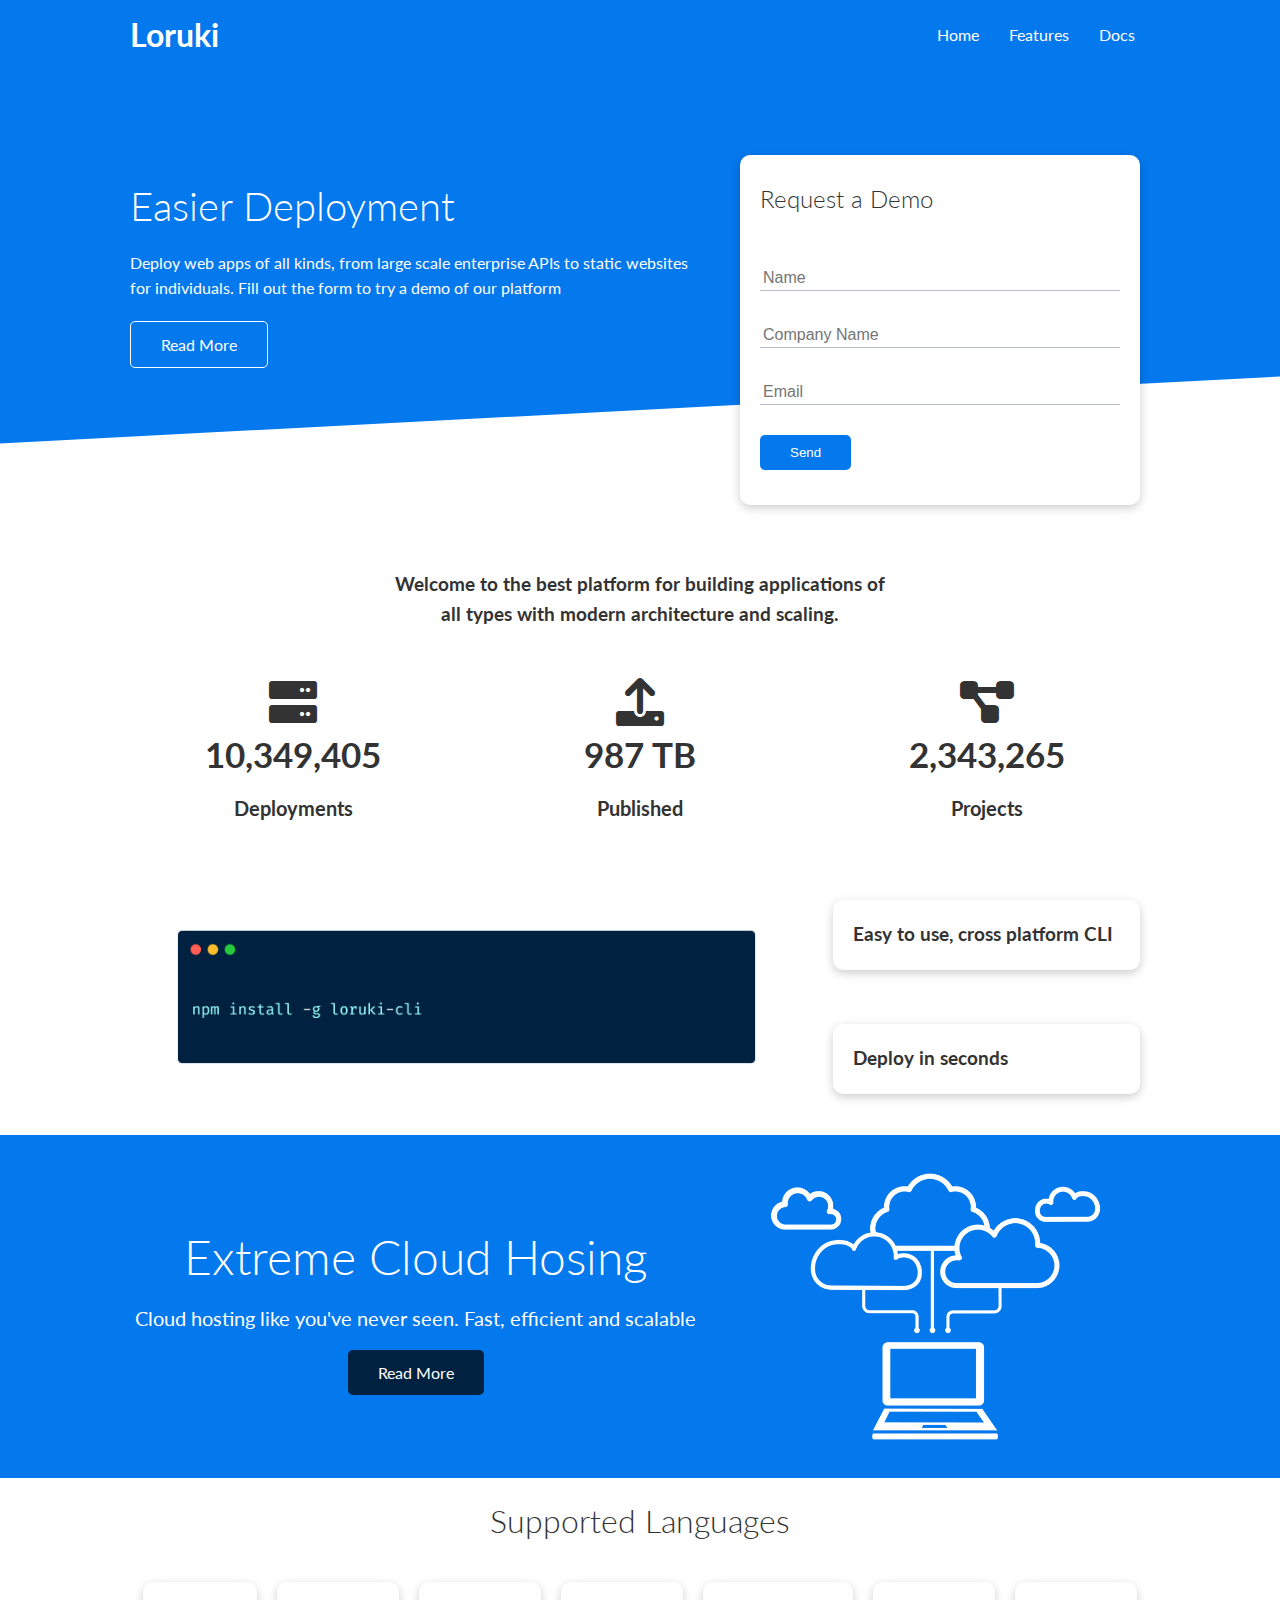
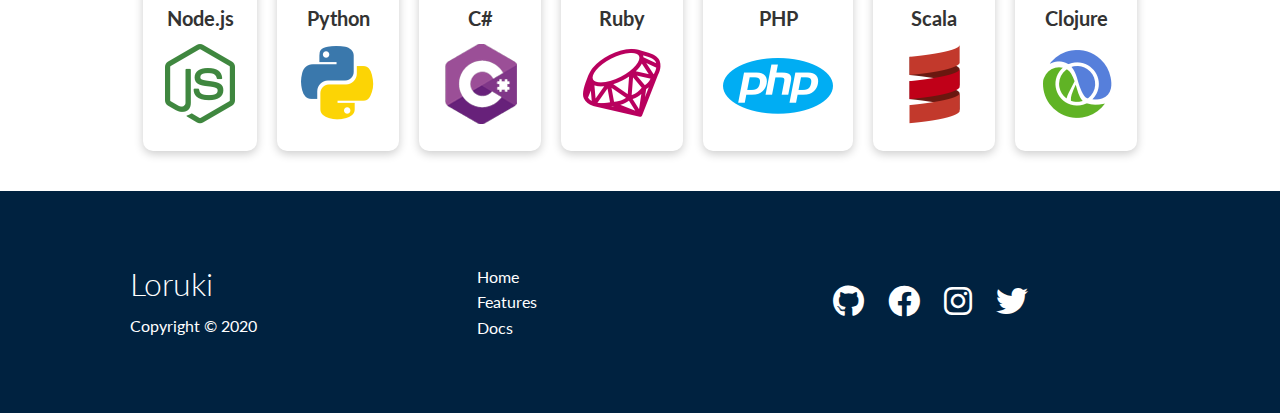
<file: index.html>
<!DOCTYPE html>
<html lang="en">

<head>
    <meta charset="UTF-8">
    <meta http-equiv="X-UA-Compatible" content="IE=edge">
    <meta name="viewport" content="width=device-width, initial-scale=1.0">
    <link rel="stylesheet" href="https://cdnjs.cloudflare.com/ajax/libs/font-awesome/6.0.0/css/all.min.css"
        integrity="sha512-9usAa10IRO0HhonpyAIVpjrylPvoDwiPUiKdWk5t3PyolY1cOd4DSE0Ga+ri4AuTroPR5aQvXU9xC6qOPnzFeg=="
        crossorigin="anonymous" referrerpolicy="no-referrer" />
    <title>Loruki | Cloud Hosting For Everyone</title>
    <link rel="stylesheet" href="css/style.css">
    <link rel="stylesheet" href="css/utilities.css">
</head>

<body>
    <!-- Navbar -->
    <div class="navbar">
        <div class="container flex">
            <h1 class="logo">Loruki</h1>
            <nav>
                <ul>
                    <li><a href="index.html">Home</a></li>
                    <li><a href="features.html">Features</a></li>
                    <li><a href="docs.html">Docs</a></li>
                </ul>
            </nav>
        </div>
    </div>

    <!-- Showcase -->
    <section class="showcase">
        <div class="container grid">
            <div class="showcase-text">
                <h1>Easier Deployment</h1>
                <p>Deploy web apps of all kinds, from large scale enterprise APIs to static websites for individuals.
                    Fill out the form to try a demo of our platform</p>
                <a href="features.html" class="btn btn-outline">Read More</a>
            </div>

            <div class="showcase-form card">
                <h2>Request a Demo</h2>
                <form name="contact" method="POST" netlify-honeypot="bot-field" data-netlify="true">
                    <input type="hidden" name="form-name" value="contact">
                    <p class="hidden">
                        <label>
                            Don’t fill this out if you’re human: <input name="bot-field" />
                        </label>
                    </p>
                    <div class="form-control">
                        <input type="text" name="name" placeholder="Name" required>
                    </div>
                    <div class="form-control">
                        <input type="text" name="company" placeholder="Company Name" required>
                    </div>
                    <div class="form-control">
                        <input type="email" name="email" placeholder="Email" required>
                    </div>
                    <input type="submit" value="Send" class="btn btn-primary">
                </form>
            </div>
        </div>
    </section>

    <!-- Stats -->
    <section class="stats">
        <div class="container">
            <h3 class="stats-heading text-center my-1">
                Welcome to the best platform for building applications of all types with modern architecture and
                scaling.
            </h3>
            <div class="grid grid-3 text-center my-4">
                <div>
                    <i class="fas fa-server fa-3x"></i>
                    <h3>10,349,405</h3>
                    <p class="text-secondary">Deployments</p>
                </div>
                <div>
                    <i class="fas fa-upload fa-3x"></i>
                    <h3>987 TB</h3>
                    <p class="text-secondary">Published</p>
                </div>
                <div>
                    <i class="fas fa-project-diagram fa-3x"></i>
                    <h3>2,343,265</h3>
                    <p class="text-secondary">Projects</p>
                </div>
            </div>
        </div>
    </section>

    <!-- CLI -->
    <section class="cli">
        <div class="container grid">
            <img src="images/cli.png" alt="">
            <div class="card">
                <h3>Easy to use, cross platform CLI</h3>
            </div>
            <div class="card">
                <h3>Deploy in seconds</h3>
            </div>
        </div>
    </section>

    <!-- Cloud -->
    <section class="cloud bg-primary my-2 py-2">
        <div class="container grid">
            <div class="text-center">
                <h2 class="lg">Extreme Cloud Hosing</h2>
                <p class="lead my-1">Cloud hosting like you've never seen. Fast, efficient and scalable</p>
                <a href="features.html" class="btn btn-dark">Read More</a>
            </div>
            <img src="images/cloud.png" alt="">
        </div>
    </section>

    <!-- Languages -->
    <section class="languages">
        <h2 class="md text-center my-2">
            Supported Languages
        </h2>
        <div class="container flex">
            <div class="card">
                <h4>Node.js</h4>
                <img src="images/logos/node.png" alt="">
            </div>
            <div class="card">
                <h4>Python</h4>
                <img src="images/logos/python.png" alt="">
            </div>
            <div class="card">
                <h4>C#</h4>
                <img src="images/logos/csharp.png" alt="">
            </div>
            <div class="card">
                <h4>Ruby</h4>
                <img src="images/logos/ruby.png" alt="">
            </div>
            <div class="card">
                <h4>PHP</h4>
                <img src="images/logos/php.png" alt="">
            </div>
            <div class="card">
                <h4>Scala</h4>
                <img src="images/logos/scala.png" alt="">
            </div>
            <div class="card">
                <h4>Clojure</h4>
                <img src="images/logos/clojure.png" alt="">
            </div>
        </div>
    </section>

    <!-- Footer -->
    <footer class="footer bg-dark py-5">
        <div class="container grid grid-3">
            <div>
                <h1>Loruki</h1>
                <p>Copyright &copy; 2020</p>
            </div>
            <nav>
                <ul>
                    <li><a href="index.html">Home</a></li>
                    <li><a href="features.html">Features</a></li>
                    <li><a href="docs.html">Docs</a></li>
                </ul>
            </nav>
            <div class="social">
                <a href=""><i class="fab fa-github fa-2x"></i></a>
                <a href=""><i class="fab fa-facebook fa-2x"></i></a>
                <a href=""><i class="fab fa-instagram fa-2x"></i></a>
                <a href=""><i class="fab fa-twitter fa-2x"></i></a>
            </div>
        </div>
    </footer>

</body>

</html>
</file>
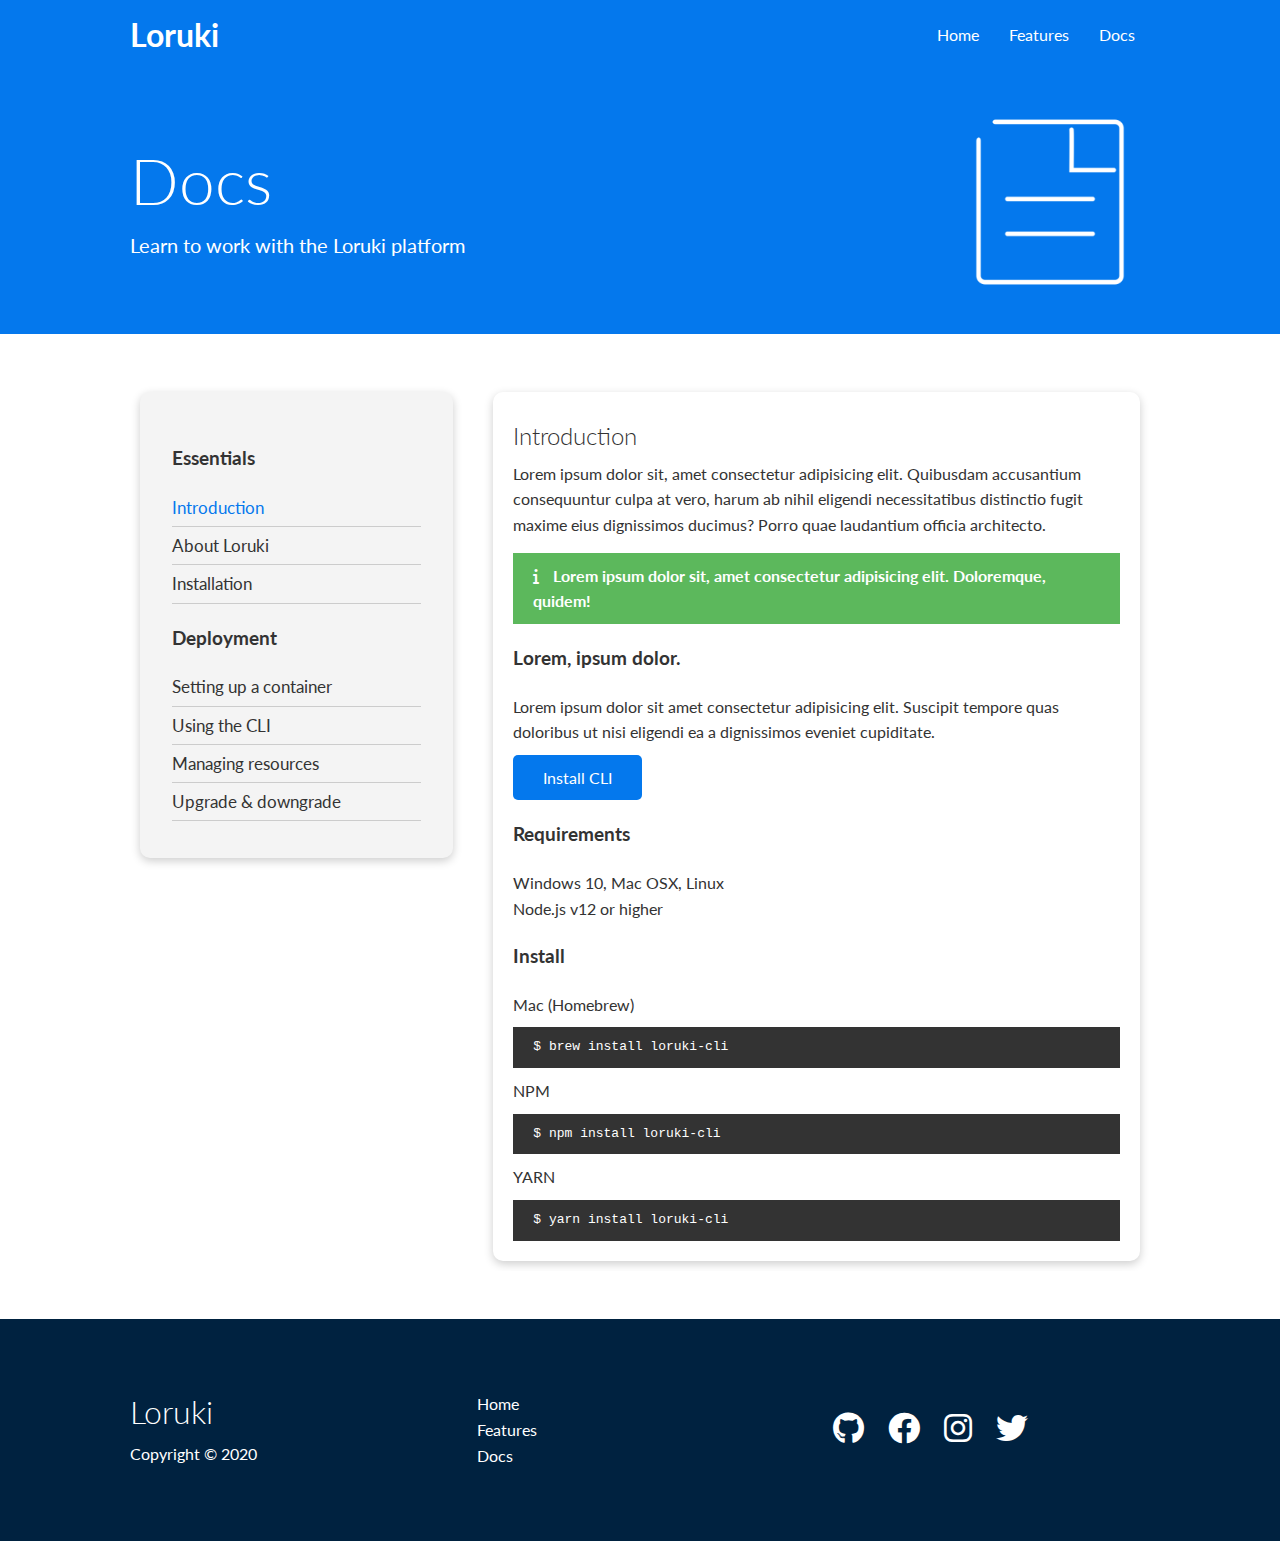
<file: docs.html>
<!DOCTYPE html>
<html lang="en">

<head>
    <meta charset="UTF-8">
    <meta http-equiv="X-UA-Compatible" content="IE=edge">
    <meta name="viewport" content="width=device-width, initial-scale=1.0">
    <link rel="stylesheet" href="https://cdnjs.cloudflare.com/ajax/libs/font-awesome/6.0.0/css/all.min.css"
        integrity="sha512-9usAa10IRO0HhonpyAIVpjrylPvoDwiPUiKdWk5t3PyolY1cOd4DSE0Ga+ri4AuTroPR5aQvXU9xC6qOPnzFeg=="
        crossorigin="anonymous" referrerpolicy="no-referrer" />
    <title>Loruki | Cloud Hosting For Everyone</title>
    <link rel="stylesheet" href="css/style.css">
    <link rel="stylesheet" href="css/utilities.css">
</head>

<body>
    <!-- Navbar -->
    <div class="navbar">
        <div class="container flex">
            <h1 class="logo">Loruki</h1>
            <nav>
                <ul>
                    <li><a href="index.html">Home</a></li>
                    <li><a href="features.html">Features</a></li>
                    <li><a href="docs.html">Docs</a></li>
                </ul>
            </nav>
        </div>
    </div>

    <!-- Head -->
    <section class="docs-head bg-primary py-3">
        <div class="container grid">
            <div>
                <h1 class="xl">Docs</h1>
                <p class="lead">Learn to work with the Loruki platform</p>

            </div>
            <img src="images/docs.png" alt="">
        </div>
    </section>

    <!-- Docs main -->
    <section class="docs-main my-4">
        <div class="container grid">
            <div class="card bg-light p-3">
                <h3 class="my-2">Essentials</h3>
                <nav>
                    <ul>
                        <li><a href="#" class="text-primary">Introduction</a></li>
                        <li><a href="#">About Loruki</a></li>
                        <li><a href="#">Installation</a></li>
                    </ul>
                </nav>
                <h3 class="my-2">Deployment</h3>
                <nav>
                    <ul>
                        <li><a href="#">Setting up a container</a></li>
                        <li><a href="#">Using the CLI</a></li>
                        <li><a href="#">Managing resources</a></li>
                        <li><a href="#">Upgrade & downgrade</a></li>
                    </ul>
                </nav>
            </div>
            <div class="card">
                <h2>Introduction</h2>
                <p>Lorem ipsum dolor sit, amet consectetur adipisicing elit. Quibusdam accusantium consequuntur culpa at
                    vero, harum ab nihil eligendi necessitatibus distinctio fugit maxime eius dignissimos ducimus? Porro
                    quae laudantium officia architecto.</p>
                <div class="div alert alert-success">
                    <i class="fas fa-info"></i> Lorem ipsum dolor sit, amet consectetur adipisicing elit. Doloremque,
                    quidem!
                </div>
                <h3>Lorem, ipsum dolor.</h3>
                <p>Lorem ipsum dolor sit amet consectetur adipisicing elit. Suscipit tempore quas doloribus ut nisi
                    eligendi ea a dignissimos eveniet cupiditate.</p>
                <a href="#" class="btn btn-primary">Install CLI</a>
                <h3>Requirements</h3>
                <ul>
                    <li>Windows 10, Mac OSX, Linux</li>
                    <li>Node.js v12 or higher</li>
                </ul>
                <h3>Install</h3>
                <p>Mac (Homebrew)</p>
                <pre><code>$ brew install loruki-cli</code></pre>
                <p>NPM</p>
                <pre><code>$ npm install loruki-cli</code></pre>
                <p>YARN</p>
                <pre><code>$ yarn install loruki-cli</code></pre>

            </div>
        </div>
    </section>


    <!-- Footer -->
    <footer class="footer bg-dark py-5">
        <div class="container grid grid-3">
            <div>
                <h1>Loruki</h1>
                <p>Copyright &copy; 2020</p>
            </div>
            <nav>
                <ul>
                    <li><a href="index.html">Home</a></li>
                    <li><a href="features.html">Features</a></li>
                    <li><a href="docs.html">Docs</a></li>
                </ul>
            </nav>
            <div class="social">
                <a href=""><i class="fab fa-github fa-2x"></i></a>
                <a href=""><i class="fab fa-facebook fa-2x"></i></a>
                <a href=""><i class="fab fa-instagram fa-2x"></i></a>
                <a href=""><i class="fab fa-twitter fa-2x"></i></a>
            </div>
        </div>
    </footer>

</body>

</html>
</file>
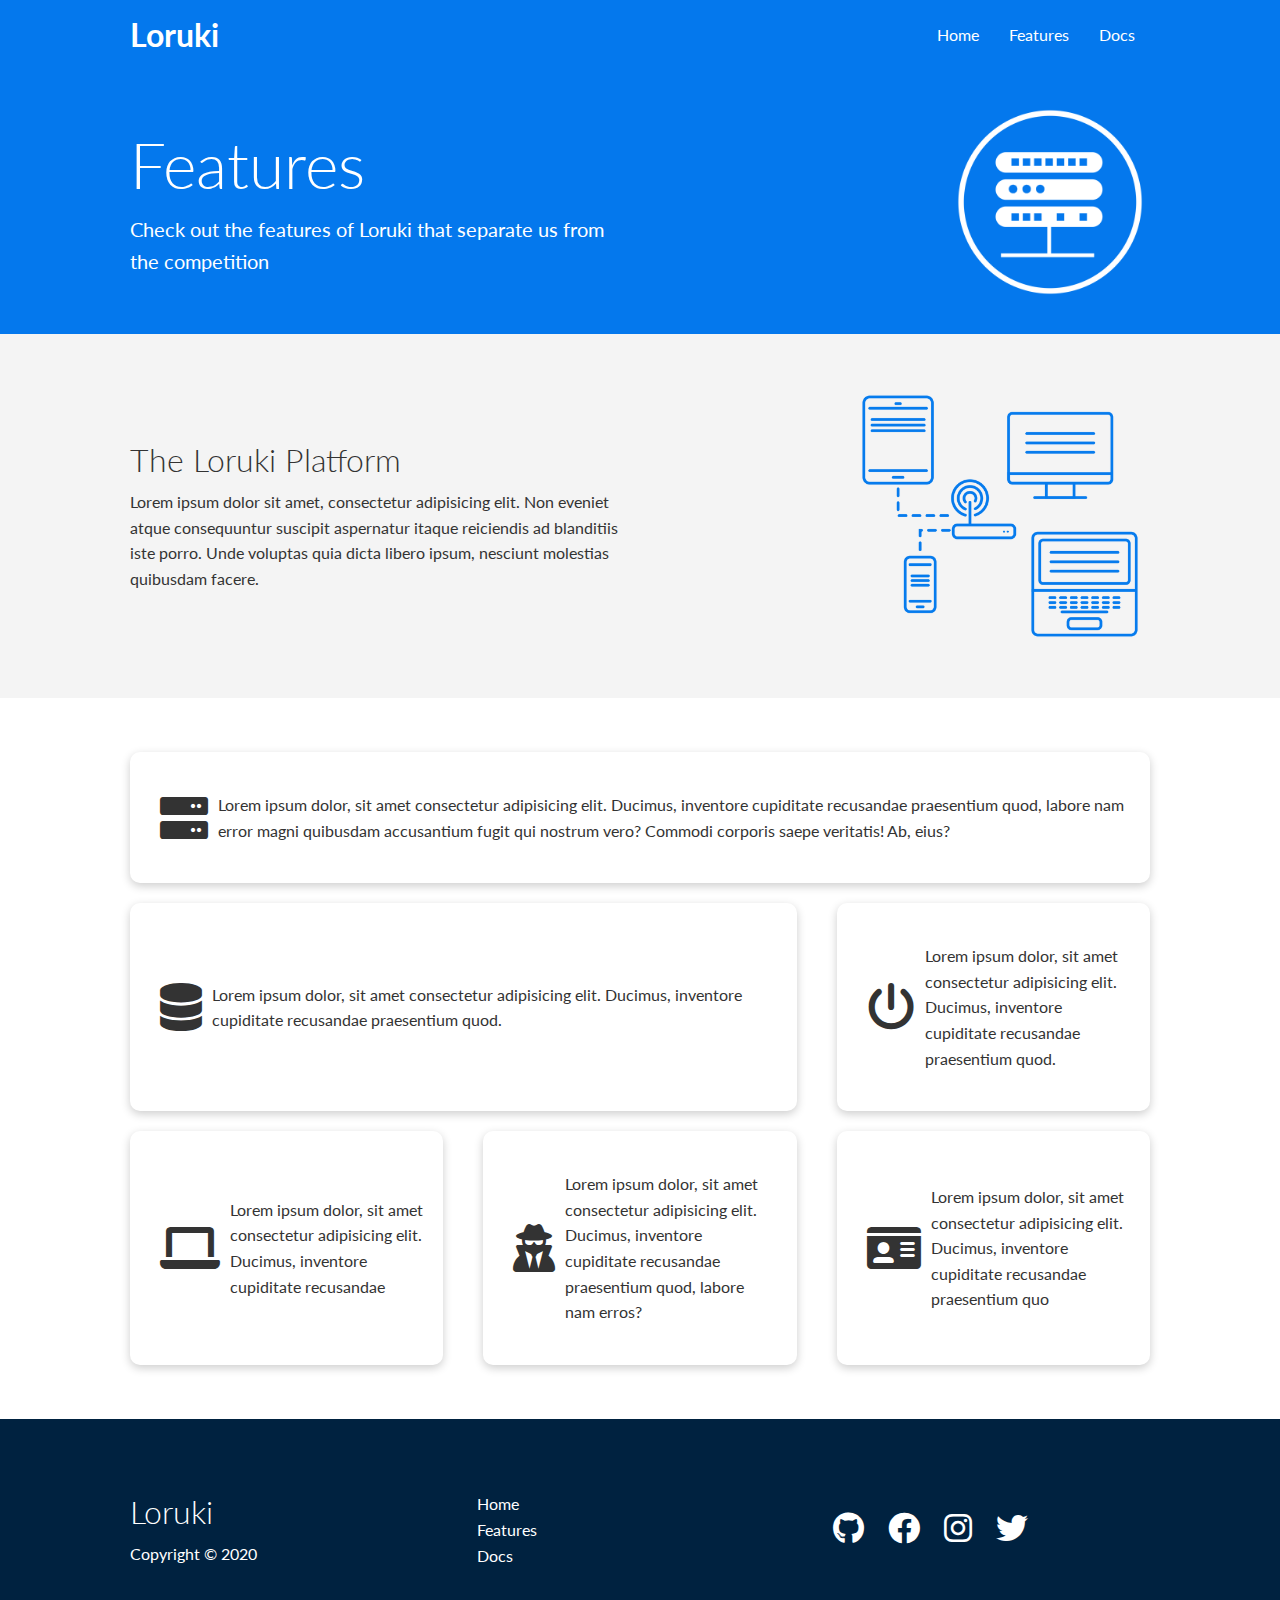
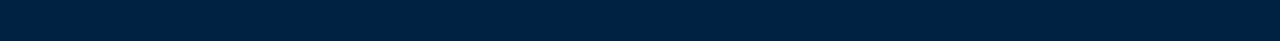
<file: features.html>
<!DOCTYPE html>
<html lang="en">

<head>
    <meta charset="UTF-8">
    <meta http-equiv="X-UA-Compatible" content="IE=edge">
    <meta name="viewport" content="width=device-width, initial-scale=1.0">
    <link rel="stylesheet" href="https://cdnjs.cloudflare.com/ajax/libs/font-awesome/6.0.0/css/all.min.css"
        integrity="sha512-9usAa10IRO0HhonpyAIVpjrylPvoDwiPUiKdWk5t3PyolY1cOd4DSE0Ga+ri4AuTroPR5aQvXU9xC6qOPnzFeg=="
        crossorigin="anonymous" referrerpolicy="no-referrer" />
    <title>Loruki | Cloud Hosting For Everyone</title>
    <link rel="stylesheet" href="css/style.css">
    <link rel="stylesheet" href="css/utilities.css">
</head>

<body>
    <!-- Navbar -->
    <div class="navbar">
        <div class="container flex">
            <h1 class="logo">Loruki</h1>
            <nav>
                <ul>
                    <li><a href="index.html">Home</a></li>
                    <li><a href="features.html">Features</a></li>
                    <li><a href="docs.html">Docs</a></li>
                </ul>
            </nav>
        </div>
    </div>

    <!-- Head -->
    <section class="features-head bg-primary py-3">
        <div class="container grid">
            <div>
                <h1 class="xl">Features</h1>
                <p class="lead">Check out the features of Loruki that separate us from the competition</p>

            </div>
            <img src="images/server.png" alt="">
        </div>
    </section>

    <!-- Sub head -->
    <section class="features-sub-head bg-light py-3">
        <div class="container grid">
            <div>
                <h1 class="md">The Loruki Platform</h1>
                <p>Lorem ipsum dolor sit amet, consectetur adipisicing elit. Non eveniet atque
                    consequuntur suscipit aspernatur itaque reiciendis ad blanditiis iste porro. Unde voluptas quia
                    dicta libero ipsum, nesciunt molestias quibusdam facere.</p>

            </div>
            <img src="images/server2.png" alt="">
        </div>
    </section>

    <!-- Main -->
    <section class="features-main my-2">
        <container class="container grid grid-3">
            <div class="card flex">
                <i class="fas fa-server fa-3x"></i>
                <p>Lorem ipsum dolor, sit amet consectetur adipisicing elit. Ducimus, inventore cupiditate recusandae
                    praesentium quod, labore nam error magni quibusdam accusantium fugit qui nostrum vero? Commodi
                    corporis saepe veritatis! Ab, eius?</p>
            </div>
            <div class="card flex">
                <i class="fas fa-database fa-3x"></i>
                <p>Lorem ipsum dolor, sit amet consectetur adipisicing elit. Ducimus, inventore cupiditate recusandae
                    praesentium quod.</p>
            </div>
            <div class="card flex">
                <i class="fas fa-power-off fa-3x"></i>
                <p>Lorem ipsum dolor, sit amet consectetur adipisicing elit. Ducimus, inventore cupiditate recusandae
                    praesentium quod.</p>
            </div>
            <div class="card flex">
                <i class="fas fa-laptop fa-3x"></i>
                <p>Lorem ipsum dolor, sit amet consectetur adipisicing elit. Ducimus, inventore cupiditate recusandae
                </p>
            </div>
            <div class="card flex">
                <i class="fas fa-user-secret fa-3x"></i>
                <p>Lorem ipsum dolor, sit amet consectetur adipisicing elit. Ducimus, inventore cupiditate recusandae
                    praesentium quod, labore nam erros?</p>
            </div>
            <div class="card flex">
                <i class="fas fa-id-card fa-3x"></i>
                <p>Lorem ipsum dolor, sit amet consectetur adipisicing elit. Ducimus, inventore cupiditate recusandae
                    praesentium quo</p>
            </div>
        </container>
    </section>

    <!-- Footer -->
    <footer class="footer bg-dark py-5">
        <div class="container grid grid-3">
            <div>
                <h1>Loruki</h1>
                <p>Copyright &copy; 2020</p>
            </div>
            <nav>
                <ul>
                    <li><a href="index.html">Home</a></li>
                    <li><a href="features.html">Features</a></li>
                    <li><a href="docs.html">Docs</a></li>
                </ul>
            </nav>
            <div class="social">
                <a href=""><i class="fab fa-github fa-2x"></i></a>
                <a href=""><i class="fab fa-facebook fa-2x"></i></a>
                <a href=""><i class="fab fa-instagram fa-2x"></i></a>
                <a href=""><i class="fab fa-twitter fa-2x"></i></a>
            </div>
        </div>
    </footer>

</body>

</html>
</file>
<file: css/style.css>
@import url("https://fonts.googleapis.com/css2?family=Lato:wght@300&family=Raleway:wght@700&display=swap");

:root {
  --primary-color: #0478ed;
  --secondary-color: #1c3fa8;
  --dark-color: #002240;
  --light-color: #f4f4f4;
  --success-color: #5cb85c;
  --error-color: #d9534f;
}

* {
  box-sizing: border-box;
  padding: 0;
  margin: 0;
}

body {
  font-family: "Lato", "sans-serif";
  color: #333;
  line-height: 1.6;
}

ul {
  list-style-type: none;
}

a {
  text-decoration: none;
  color: #333;
}

h1,
h2 {
  font-weight: 300;
  line-height: 1.2;
  margin: 10px 0;
}

p {
  margin: 10px 0;
}

img {
  width: 100%;
}

code,
pre {
  background: #333;
  color: #fff;
  padding: 10px;
}

.hidden {
  visibility: hidden;
  height: 0;
}

/* Navbar */
.navbar {
  background-color: var(--primary-color);
  color: #fff;
  height: 70px;
}

.navbar .logo {
  font-weight: 700;
}

.navbar ul {
  display: flex;
}

.navbar a {
  color: #fff;
  padding: 10px;
  margin: 0 5px;
}

.navbar a:hover {
  border-bottom: 2px #fff solid;
}

.navbar .flex {
  justify-content: space-between;
}

/* Showcase */
.showcase {
  height: 400px;
  background-color: var(--primary-color);
  color: #fff;
  position: relative;
}

.showcase h1 {
  font-size: 40px;
}

.showcase p {
  margin: 20px 0;
}

.showcase .grid {
  overflow: visible;
  width: 100%;
  grid-template-columns: auto auto;
  gap: 30px;
}

.showcase-text {
  animation: slideInFromLeft 1s ease-in;
}

.showcase-form {
  position: relative;
  top: 60px;
  height: 350px;
  width: 400px;
  padding: 40px;
  z-index: 100;
  justify-self: flex-end;
  animation: slideInFromRight 1s ease-in;
}

.showcase-form .form-control {
  margin: 30px 0;
}

.showcase-form input[type="text"],
.showcase-form input[type="email"] {
  border: 0;
  border-bottom: 1px solid #b4bbcb;
  width: 100%;
  padding: 3px;
  font-size: 16px;
}

.showcase-form input:focus {
  outline: none;
}

.showcase::after {
  content: "";
  position: absolute;
  height: 140px;
  bottom: -80px;
  right: 0;
  left: 0;
  background: #fff;
  transform: skewY(-3deg);
  -webkit-transform: skewY(-3deg);
  -moz-transform: skewY(-3deg);
  -ms-transform: skewY(-3deg);
}

/* Stats */
.stats {
  padding-top: 100px;
  animation: slideInFromBottom 1s ease-in;
}

.stats h3 {
  margin: auto;
  max-width: 500px;
}

.stats .grid h3 {
  font-size: 35px;
}

.stats .grid p {
  font-size: 20px;
  font-weight: bold;
}

/* Cli */
.cli .grid {
  grid-template-columns: repeat(3, 1fr);
  grid-template-rows: repeat(2, 1fr);
}

.cli .grid > *:first-child {
  grid-column: 1 / span 2;
  grid-row: 1 / span 2;
}

/* Cloud */

.cloud .grid {
  grid-template-columns: 4fr 3fr;
}

/* Languages */

.languages .flex {
  flex-wrap: wrap;
}

.languages .card {
  text-align: center;
  margin: 18px 10px 40px;
  transition: transform 0.2s ease-in;
}

.languages .card h4 {
  font-size: 20px;
  margin-bottom: 10px;
}

.languages .card:hover {
  transform: translateY(-15px);
}

/* Features */
.features-head img,
.docs-head img {
  width: 200px;
  justify-self: flex-end;
}
.features-sub-head img {
  width: 300px;
  justify-self: flex-end;
}

.features-main .card > i {
  margin: 0 10px;
}

.features-main .grid {
  padding: 30px;
}

.features-main .grid > *:first-child {
  grid-column: 1 / span 3;
}

.features-main .grid > *:nth-child(2) {
  grid-column: 1 / span 2;
}

/*  Docs */
.docs-main h3 {
  margin: 20px 0;
}

.docs-main .grid {
  grid-template-columns: 1fr 2fr;
  align-items: flex-start;
}

.docs-main nav li {
  font-size: 17px;
  padding-bottom: 5px;
  margin-bottom: 5px;
  border-bottom: 1px #ccc solid;
}

.docs-main a:hover {
  font-weight: bold;
}

/*  Footer */
.footer .social a {
  margin: 0 10px;
}

.footer nav a:hover {
  border-bottom: 1px solid #fff;
}

.footer .social a i:hover {
  transform: scale(0.97);
}

/* ANIMATIONS */
@keyframes slideInFromLeft {
  0% {
    transform: translateX(-100%);
  }

  100% {
    transform: translateX(0);
  }
}

@keyframes slideInFromRight {
  0% {
    transform: translateX(100%);
  }

  100% {
    transform: translateX(0);
  }
}

@keyframes slideInFromTop {
  0% {
    transform: translateY(-100%);
  }

  100% {
    transform: translateX(0);
  }
}

@keyframes slideInFromBottom {
  0% {
    transform: translateY(100%);
  }

  100% {
    transform: translateX(0);
  }
}

/* Tablets and under */

@media (max-width: 768px) {
}

@media (max-width: 768px) {
  .grid,
  .showcase .grid,
  .stats .grid,
  .cli .grid,
  .cloud .grid,
  .features-main .grid,
  .features-head .grid,
  .features-sub-head .grid,
  .docs-main .grid {
    grid-template-columns: 1fr;
    grid-template-rows: 1fr;
  }

  .showcase {
    height: auto;
  }

  .showcase-text {
    text-align: center;
    margin-top: 40px;
    animation: slideInFromTop 1s ease-in;
  }

  .showcase-form {
    justify-self: center;
    margin: auto;
    animation: slideInFromBottom 1s ease-in;
  }

  .cli .grid > *:first-child {
    grid-column: 1;
    grid-row: 1;
  }

  .features-head,
  .features-sub-head,
  .docs-head {
    text-align: center;
  }

  .features-head img,
  .features-sub-head img,
  .docs-head img {
    justify-self: center;
  }

  .features-main .grid > *:first-child,
  .features-main .grid > *:nth-child(2) {
    grid-column: 1;
  }
}

/* Mobile */
@media (max-width: 500px) {
  .showcase-form {
    position: relative;
    top: 60px;
    height: 350px;
    width: 330px;
    padding: 40px;
    z-index: 100;
    justify-self: flex-end;
    animation: slideInFromRight 1s ease-in;
  }

  .navbar {
    height: 110px;
  }

  .navbar .flex {
    flex-direction: column;
  }

  .navbar ul {
    padding: 10px;
    background-color: rgba(0, 0, 0, 0.1);
  }
}
</file>
<file: css/utilities.css>
/* Utilities */
.container {
  max-width: 1100px;
  margin: 0 auto;
  overflow: auto;
  padding: 0 40px;
}

.card {
  background-color: #fff;
  color: #333;
  border-radius: 10px;
  box-shadow: 0 3px 10px rgba(0, 0, 0, 0.2);
  padding: 20px;
  margin: 10px;
}

.btn {
  display: inline-block;
  padding: 10px 30px;
  cursor: pointer;
  background: var(--primary-color);
  color: #fff;
  border: none;
  border-radius: 5px;
}

.btn-outline {
  background-color: transparent;
  border: 1px #fff solid;
}

.btn:hover {
  transform: scale(0.97);
}

/* Backgrounds and colored buttons */
.bg-primary,
.btn-primary {
  background-color: var(--primary-color);
  color: #fff;
}

.bg-secondary,
.btn-secondary {
  background-color: var(--secondary-color);
  color: #fff;
}

.bg-dark,
.btn-dark {
  background-color: var(--dark-color);
  color: #fff;
}

.bg-light,
.btn-light {
  background-color: var(--light-color);
  color: #333;
}

.bg-primary a,
.btn-primary a,
.bg-secondary a,
.btn-secondary a,
.bg-dark a,
.btn-dark a {
  color: #fff;
}

/* TEXT COLORS */
/* Backgrounds and colored buttons */
.text-primary {
  color: var(--primary-color);
}

.bg-secondary {
  color: var(--secondary-color);
}

.text-dark {
  color: var(--dark-color);
}

.text-light {
  color: var(--light-color);
}

/* Text sizes */

.lead {
  font-size: 20px;
}

.sm {
  font-size: 1rem;
}

.md {
  font-size: 2rem;
}

.lg {
  font-size: 3rem;
}

.xl {
  font-size: 4rem;
}

.text-center {
  text-align: center;
}

/* ALERT */
.alert {
  background-color: var(--light-color);
  padding: 10px 20px;
  font-weight: bold;
  margin: 15px 0;
}

.alert i {
  margin-right: 10px;
}

.alert-success {
  background-color: var(--success-color);
  color: #fff;
}

.alert-error {
  background-color: var(--error-color);
}

.flex {
  display: flex;
  justify-content: center;
  align-items: center;
  height: 100%;
}

.grid {
  display: grid;
  grid-template-columns: repeat(2, 1fr);
  gap: 20px;
  justify-content: center;
  align-items: center;
  height: 100%;
}

.grid-3 {
  grid-template-columns: repeat(3, 1fr);
}

/* Margin */

.my-1 {
  margin: 1rem 0;
}

.my-2 {
  margin: 1.5rem 0;
}

.my-3 {
  margin: 2rem 0;
}

.my-4 {
  margin: 3rem 0;
}

.my-5 {
  margin: 4rem 0;
}

.m-1 {
  margin: 1rem;
}

.m-2 {
  margin: 1.5rem;
}

.m-3 {
  margin: 2rem;
}

.m-4 {
  margin: 3rem;
}

.m-5 {
  margin: 4rem;
}

/*  Padding*/

.py-1 {
  padding: 1rem 0;
}

.py-2 {
  padding: 1.5rem 0;
}

.py-3 {
  padding: 2rem 0;
}

.py-4 {
  padding: 3rem 0;
}

.py-5 {
  padding: 4rem 0;
}

.p-1 {
  padding: 1rem;
}

.p-2 {
  padding: 1.5rem;
}

.p-3 {
  padding: 2rem;
}

.p-4 {
  padding: 3rem;
}

.p-5 {
  padding: 4rem;
}
</file>
